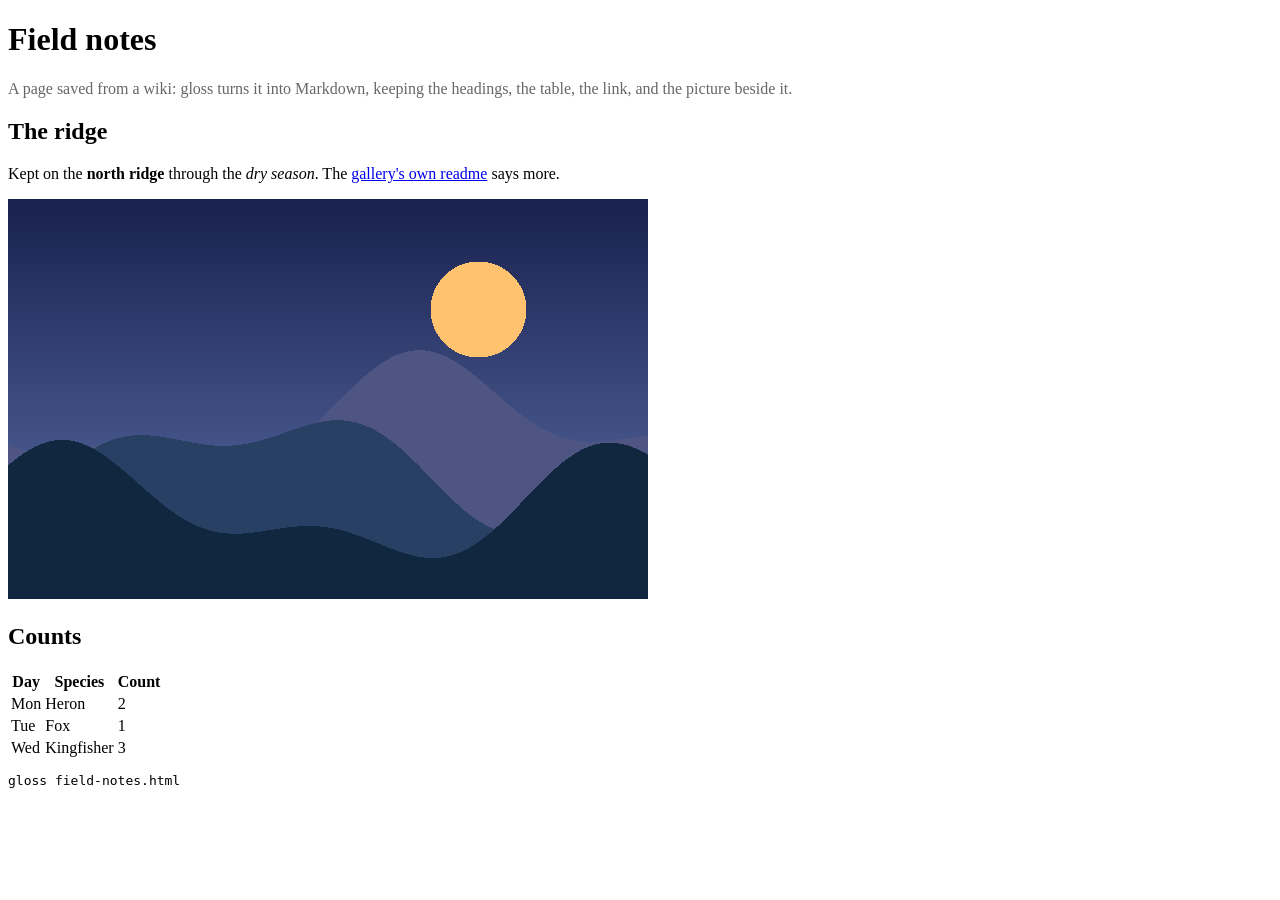
<file: examples/field-notes.html>
<!doctype html>
<html lang="en">
<head>
<meta charset="utf-8">
<title>Field notes, saved from the wiki</title>
<style>body { font-family: serif; } .aside { color: #666; }</style>
<script>console.log("scripts are dropped");</script>
</head>
<body>
<h1>Field notes</h1>
<p class="aside">A page saved from a wiki: gloss turns it into Markdown, keeping the headings, the table, the link, and the picture beside it.</p>
<h2>The ridge</h2>
<p>Kept on the <strong>north ridge</strong> through the <em>dry season</em>. The <a href="readme.md">gallery's own readme</a> says more.</p>
<img src="landscape.png" alt="Layered hills at dusk">
<h2>Counts</h2>
<table>
<thead><tr><th>Day</th><th>Species</th><th>Count</th></tr></thead>
<tbody><tr><td>Mon</td><td>Heron</td><td>2</td></tr><tr><td>Tue</td><td>Fox</td><td>1</td></tr><tr><td>Wed</td><td>Kingfisher</td><td>3</td></tr></tbody>
</table>
<pre><code class="language-sh">gloss field-notes.html</code></pre>
</body>
</html>
</file>
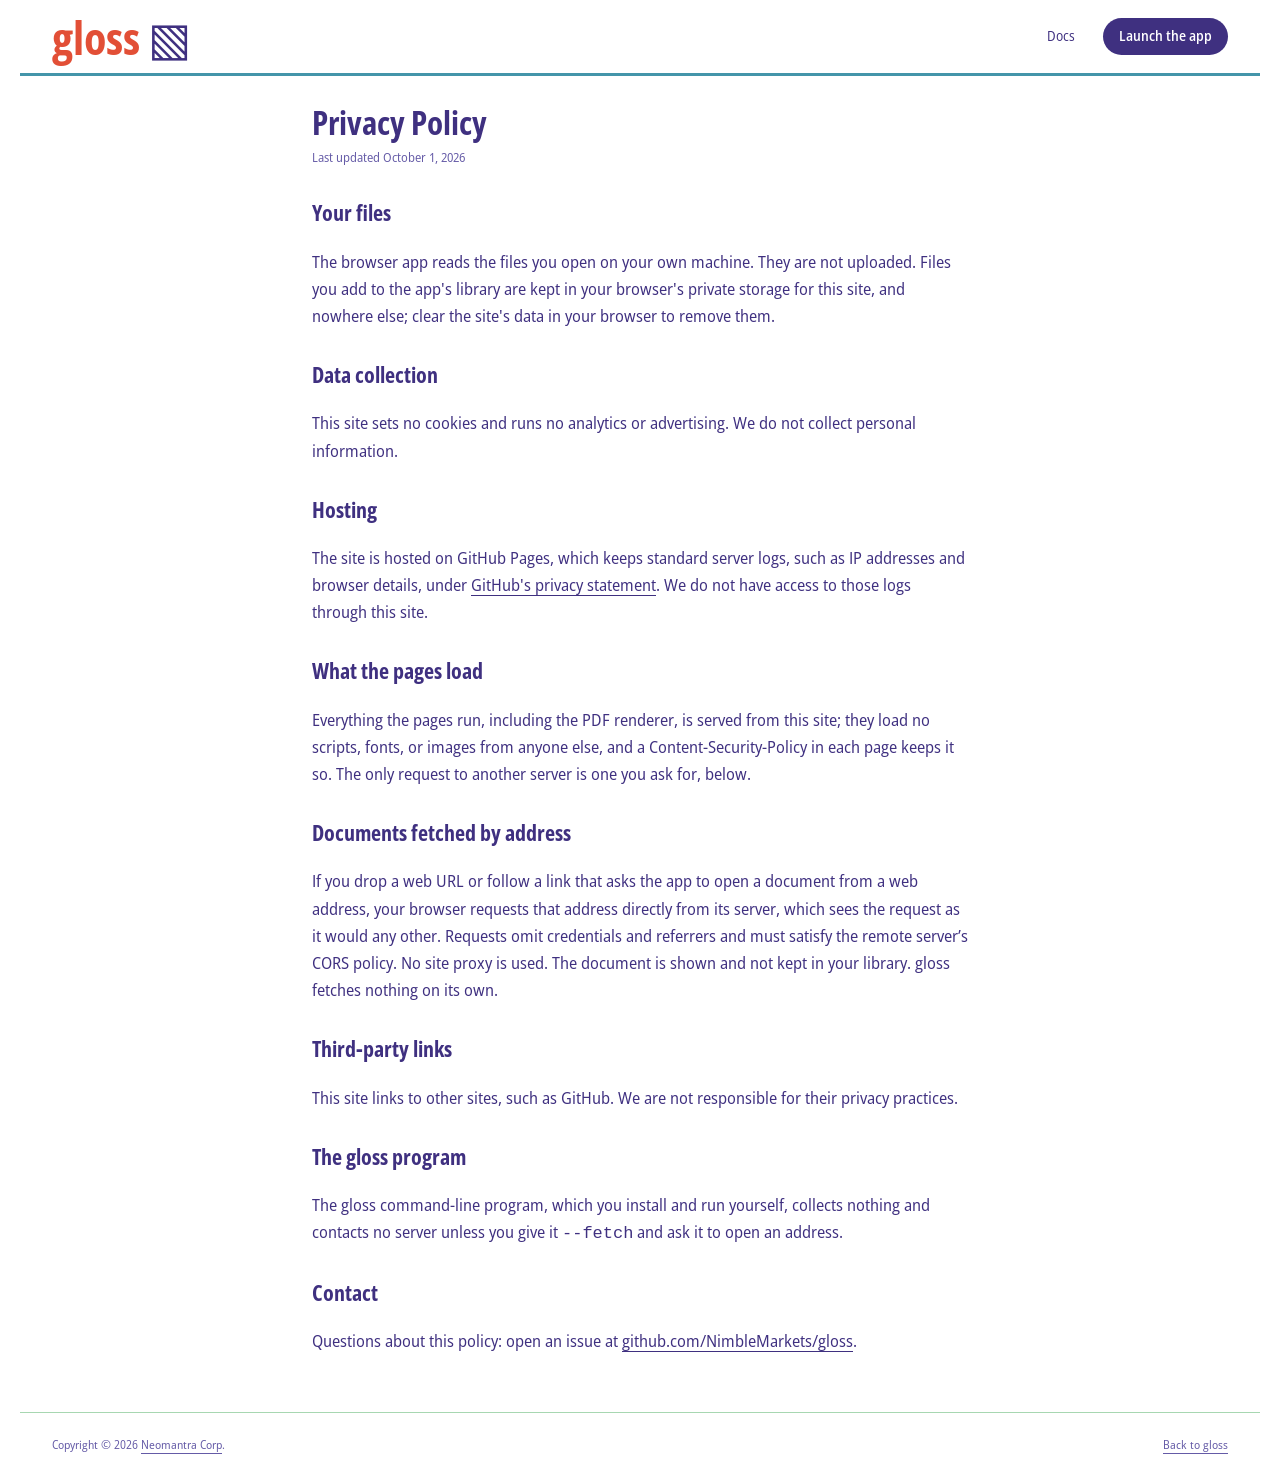
<file: web/privacy.html>
<!doctype html>
<html lang="en">
<head>
  <meta charset="utf-8">
  <meta name="viewport" content="width=device-width, initial-scale=1">
  <meta http-equiv="Content-Security-Policy" content="default-src 'none'; style-src 'self' 'unsafe-inline'; img-src 'self' data:; font-src 'self'; base-uri 'none'; form-action 'none'">
  <meta name="description" content="The gloss website's privacy policy: no cookies, no tracking, and your files stay in your browser.">
  <link rel="icon" href="data:image/svg+xml,%3Csvg xmlns=%27http://www.w3.org/2000/svg%27 viewBox=%270 0 64 64%27%3E%3Crect width=%2764%27 height=%2764%27 rx=%2712%27 fill=%27%23A7D7B1%27/%3E%3C/svg%3E">
  <title>gloss — privacy policy</title>
  <link rel="stylesheet" href="style.css">
</head>
<body>
  <header><a class="wordmark" href="./">gloss<span>▧</span></a><nav><a href="docs/">Docs</a><a class="button" href="app.html">Launch the app</a></nav></header>
  <main class="policy">
    <h1>Privacy Policy</h1>
    <p class="updated">Last updated October 1, 2026</p>

    <h2>Your files</h2>
    <p>The browser app reads the files you open on your own machine. They are not uploaded. Files you add to the app's library are kept in your browser's private storage for this site, and nowhere else; clear the site's data in your browser to remove them.</p>

    <h2>Data collection</h2>
    <p>This site sets no cookies and runs no analytics or advertising. We do not collect personal information.</p>

    <h2>Hosting</h2>
    <p>The site is hosted on GitHub Pages, which keeps standard server logs, such as IP addresses and browser details, under <a href="https://docs.github.com/en/site-policy/privacy-policies/github-general-privacy-statement">GitHub's privacy statement</a>. We do not have access to those logs through this site.</p>

    <h2>What the pages load</h2>
    <p>Everything the pages run, including the PDF renderer, is served from this site; they load no scripts, fonts, or images from anyone else, and a Content-Security-Policy in each page keeps it so. The only request to another server is one you ask for, below.</p>

    <h2>Documents fetched by address</h2>
    <p>If you drop a web URL or follow a link that asks the app to open a document from a web address, your browser requests that address directly from its server, which sees the request as it would any other. Requests omit credentials and referrers and must satisfy the remote server’s CORS policy. No site proxy is used. The document is shown and not kept in your library. gloss fetches nothing on its own.</p>

    <h2>Third-party links</h2>
    <p>This site links to other sites, such as GitHub. We are not responsible for their privacy practices.</p>

    <h2>The gloss program</h2>
    <p>The gloss command-line program, which you install and run yourself, collects nothing and contacts no server unless you give it <code>--fetch</code> and ask it to open an address.</p>

    <h2>Contact</h2>
    <p>Questions about this policy: open an issue at <a href="https://github.com/NimbleMarkets/gloss/issues">github.com/NimbleMarkets/gloss</a>.</p>
  </main>
  <footer><span>Copyright © 2026 <a href="https://neomantra.com">Neomantra Corp</a>.</span><span><a href="./">Back to gloss</a></span></footer>
</body>
</html>
</file>
<file: web/style.css>
:root {
  color-scheme:light;
  --paper:#FFFFFF;
  --ink:#3F3080;
  --muted:#655BA7;
  --accent:#E24F36;
  --teal:#4495AA;
  --mint:#A7D7B1;
  --yellow:#FBF4A5
}
@font-face {
  font-family:"Nimble Head";
  src:url(fonts/OpenSans-CondensedBold.ttf) format("truetype");
  font-weight:700;
  font-display:swap
}
@font-face {
  font-family:"Nimble Body";
  src:url(fonts/OpenSans-SemiCondensed.ttf) format("truetype");
  font-weight:400;
  font-display:swap
}
@font-face {
  font-family:"Nimble Body";
  src:url(fonts/OpenSans-SemiCondensedSemiBold.ttf) format("truetype");
  font-weight:600 800;
  font-display:swap
}
* {
  box-sizing:border-box
}
body {
  margin:0;
  background:var(--paper);
  color:var(--ink);
  font:17px/1.6 "Nimble Body",system-ui,sans-serif
}
a {
  color:inherit;
  text-underline-offset:4px
}
header,main,footer {
  max-width:1240px;
  margin:auto;
  padding:0 32px
}
header {
  display:flex;
  justify-content:space-between;
  align-items:center;
  height:76px;
  border-bottom:3px solid var(--teal)
}
nav {
  display:flex;
  align-items:center;
  gap:28px;
  font-size:14px
}
nav a,.wordmark {
  text-decoration:none
}
nav .github {
  display:inline-flex;
  align-items:center;
  gap:6px
}
.wordmark {
  font:700 46px/1 "Nimble Head",system-ui,sans-serif;
  letter-spacing:0;
  color:var(--accent)
}
.wordmark span {
  color:var(--ink);
  padding-left:8px
}
.intro {
  display:flex;
  justify-content:space-between;
  align-items:center;
  padding:16px 0 12px;
  gap:24px
}
.eyebrow {
  font:11px ui-monospace,monospace;
  letter-spacing:2px;
  color:var(--accent);
  font-weight:700
}
h1 {
  font-family:"Nimble Head",system-ui,sans-serif;
  font-weight:700;
  font-size:clamp(24px,2.6vw,34px);
  line-height:1.1;
  letter-spacing:0;
  margin:4px 0 6px
}
h1 code {
  font:600 .92em ui-monospace,"SFMono-Regular",Menlo,Consolas,"Liberation Mono",monospace;
  letter-spacing:0;
  color:var(--ink);
  background:var(--mint);
  border-radius:6px;
  padding:0 .3em .05em
}
.lede {
  color:var(--muted);
  margin:0
}
.command {
  border:1px solid #655BA7;
  border-radius:6px;
  padding:10px 16px;
  white-space:nowrap;
  background:#3F3080;
  color:#fff;
  box-shadow:0 5px 16px #3F308020
}
.demo {
  border-radius:12px;
  overflow:hidden;
  box-shadow:0 20px 55px #3F308033;
  background:#1e1e1e;
  border:1px solid #655BA7
}
.toolbar {
  display:flex;
  justify-content:space-between;
  align-items:center;
  background:#3F3080;
  padding:10px;
  gap:10px
}
.tabs {
  display:flex;
  gap:4px;
  flex-wrap:wrap
}
button {
  font:13px ui-monospace,monospace;
  border:0;
  border-radius:999px;
  background:transparent;
  color:#fff;
  padding:9px 12px;
  cursor:pointer
}
button:hover {
  background:#655BA7;
  color:white
}
button[aria-pressed=true] {
  background:#FBF4A5;
  color:#3F3080
}
button:focus-visible,a:focus-visible {
  outline:3px solid var(--accent);
  outline-offset:3px
}
iframe {
  display:block;
  width:100%;
  height:560px;
  border:0;
  background:#1e1e1e
}
.keys {
  border-top:1px solid #655BA7;
  padding:12px 18px;
  display:flex;
  gap:22px;
  flex-wrap:wrap;
  color:var(--mint);
  font:12px ui-monospace,monospace
}
kbd {
  color:#FBF4A5
}
.notes {
  display:flex;
  align-items:baseline;
  justify-content:space-between;
  gap:24px;
  font-size:12px;
  color:var(--muted);
  padding:12px 2px
}
.notes a {
  white-space:nowrap
}
footer {
  border-top:1px solid var(--mint);
  padding-top:22px;
  padding-bottom:28px;
  display:flex;
  justify-content:space-between;
  font-size:12px;
  color:var(--muted)
}
@media(max-width:760px) {
  header,main,footer {
    padding-left:16px;
    padding-right:16px
  }
  header {
    height:64px
  }
  .wordmark {
    font-size:38px
  }
  /* The wordmark leads, so on a phone the nav keeps its two main links. */
  nav {
    gap:16px
  }
  nav .github,
  nav a:last-child {
    display:none
  }
  .intro {
    display:block;
    padding-top:12px
  }
  .command {
    display:inline-block;
    margin-top:10px
  }
  h1 {
    letter-spacing:0
  }
  .toolbar {
    align-items:flex-start
  }
  button {
    padding:8px
  }
  .notes,footer {
    display:block
  }
  .keys {
    gap:12px
  }
  iframe {
    height:500px
  }
  footer span {
    display:block
  }
  .lede br {
    display:none
  }
}
#restart {
  white-space:nowrap;
  flex-shrink:0
}
.lede em {
  font-size: 20px;
  color: var(--ink);
}
.command .prompt {
  color: #FBF4A5;
}
.cursor {
  display: inline-block;
  width: .55em;
  height: 1em;
  margin-left: .6em;
  vertical-align: -.15em;
  background: #FBF4A5;
}
@media (prefers-reduced-motion: no-preference) {
  .cursor {
    animation: cursor-blink 1.2s step-end 3;
  }
  .demo {
    transition: box-shadow 180ms ease, border-color 180ms ease;
  }
  @media (hover: hover) {
    .demo:hover {
      border-color: var(--teal);
      box-shadow: 0 24px 65px #3F30804d;
    }
  }
}
@keyframes cursor-blink {
  50% {
    opacity: 0;
  }
}

/* The story after the demo: what gloss opens, and the two ways to have it. */
.formats dl{display:grid;grid-template-columns:repeat(auto-fit,minmax(200px,1fr));gap:1rem;margin:0}
.formats dt{font-weight:700;color:var(--accent);margin-bottom:.25rem}
.formats dd{margin:0;color:inherit}
.install,.launch,.formats,.agents{margin:2.5rem 0}
.install .channels,.agents .channels{display:flex;flex-direction:column;gap:.75rem;margin-top:1rem;align-items:flex-start}
.install .channels > div > span,.agents .channels > div > span{display:block;font:11px ui-monospace,monospace;letter-spacing:1px;color:var(--muted);margin-bottom:.3rem}
.install .channels .command,.agents .channels .command{white-space:pre-wrap;overflow-wrap:anywhere;font-size:14px}
.examples{margin:2.5rem 0}
.examples p{color:var(--muted)}
.examples ul{list-style:none;margin:1rem 0 0;padding:0;display:grid;grid-template-columns:repeat(auto-fit,minmax(320px,1fr));gap:1rem 2rem}
.examples li{display:flex;flex-direction:column;gap:.5rem}
.examples .command{white-space:pre-wrap;overflow-wrap:anywhere;font-size:14px}
.examples li > span{font-size:13px;color:var(--muted)}
.button{display:inline-block;padding:.45rem 1rem;border-radius:999px;background:var(--ink);color:#fff;text-decoration:none;font-weight:600;white-space:nowrap}
.button:hover{background:var(--muted)}
.launch .button{margin-top:.75rem;padding:.6rem 1.2rem}

footer .credit {
  text-align:right
}
.policy {
  max-width:720px;
  padding-top:24px;
  padding-bottom:40px
}
.policy h2 {
  font-family:"Nimble Head",system-ui,sans-serif;
  font-size:22px;
  margin:28px 0 4px
}
.policy .updated {
  color:var(--muted);
  font-size:13px;
  margin-top:0
}
@media(max-width:760px) {
  footer .credit {
    text-align:left;
    margin-top:12px
  }
}
</file>
